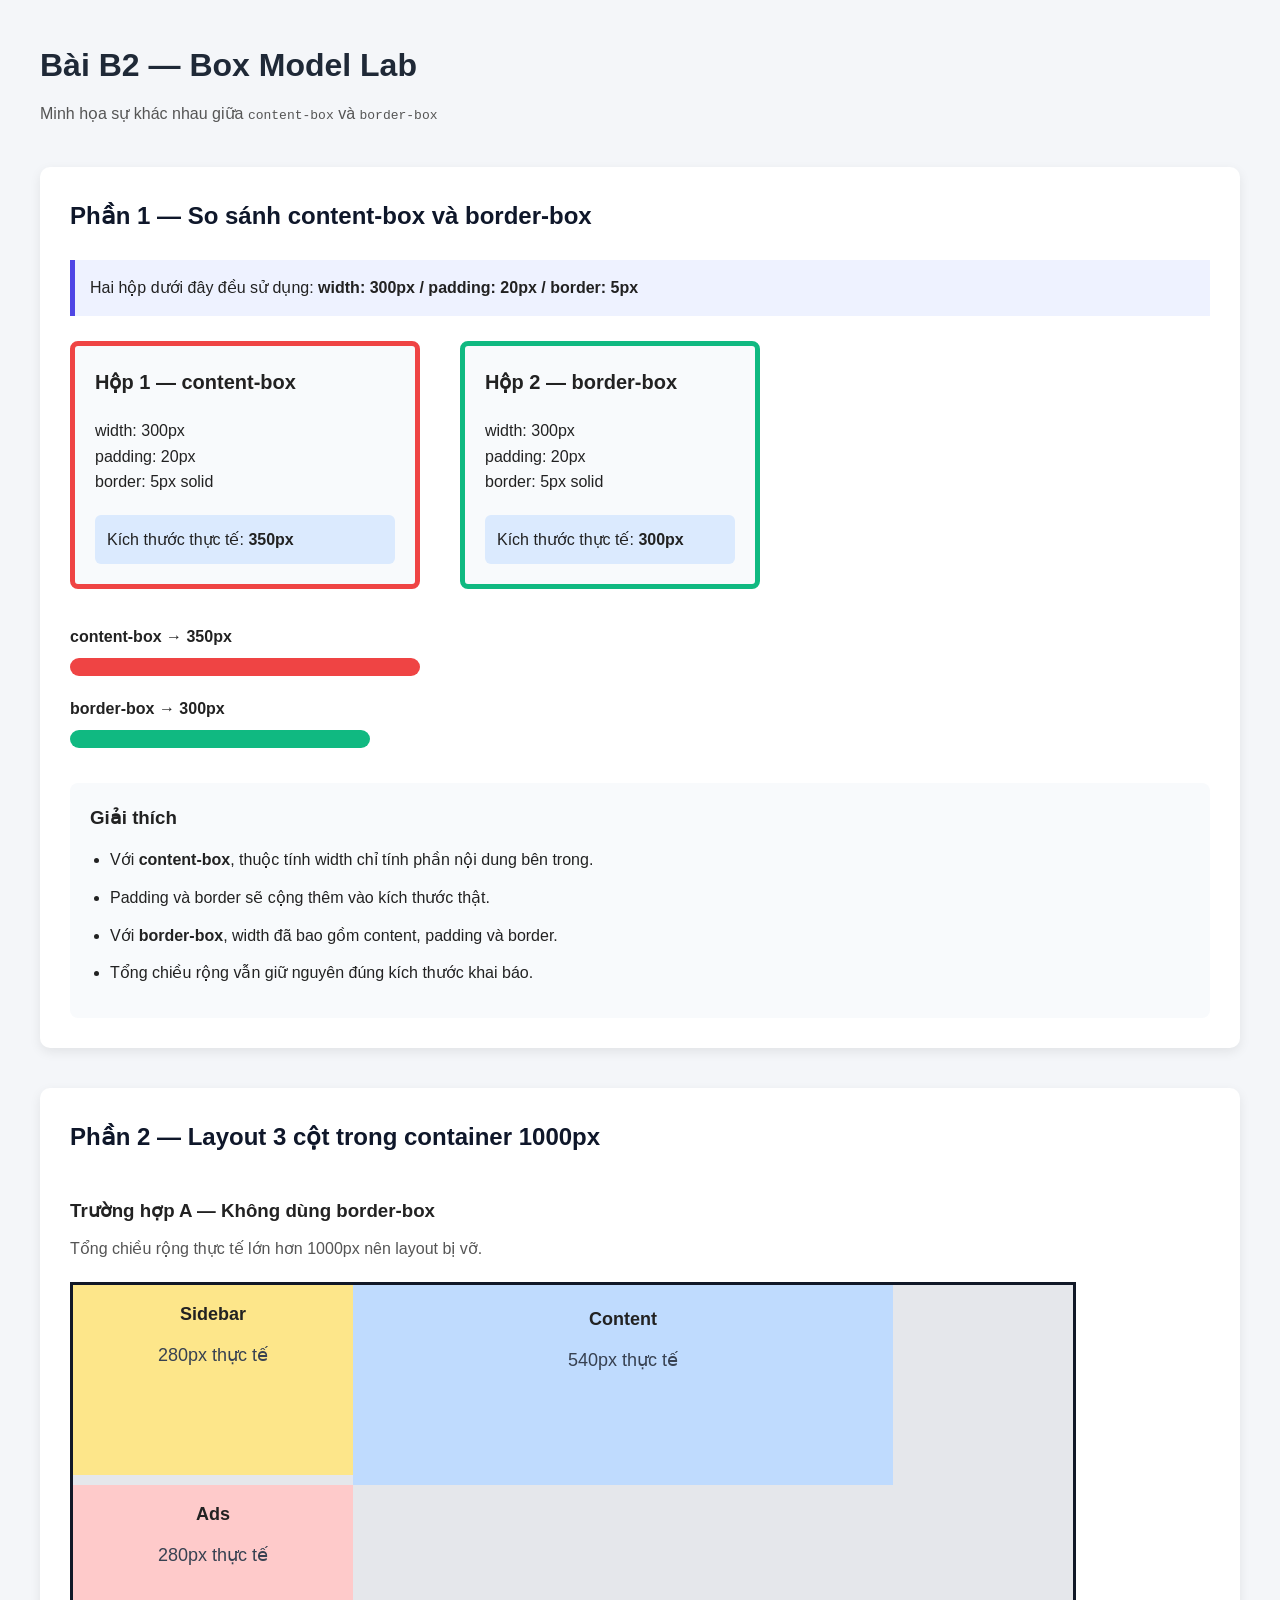
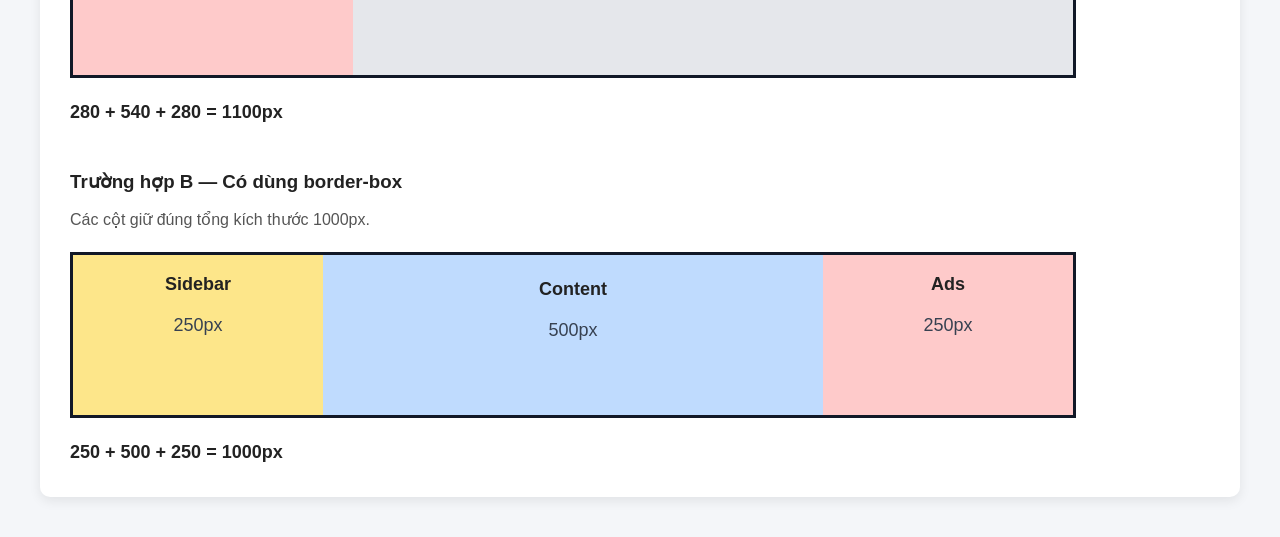
<file: PBT_03/boxmodel_lab.html>
<!doctype html>
<html lang="vi">
  <head>
    <meta charset="UTF-8" />
    <meta name="viewport" content="width=device-width, initial-scale=1.0" />

    <title>Box Model Lab</title>

    <link rel="stylesheet" href="boxmodel.css" />
  </head>

  <body>
    <div class="page">
      <header class="top-header">
        <h1>Bài B2 — Box Model Lab</h1>

        <p>
          Minh họa sự khác nhau giữa
          <code>content-box</code>
          và
          <code>border-box</code>
        </p>
      </header>

      <section class="section-card">
        <div class="section-title">
          <h2>Phần 1 — So sánh content-box và border-box</h2>
        </div>

        <div class="intro-text">
          Hai hộp dưới đây đều sử dụng:
          <strong> width: 300px / padding: 20px / border: 5px </strong>
        </div>

        <div class="compare-area">
          <div class="sample-box content-demo">
            <div class="label-box">Hộp 1 — content-box</div>

            <div class="detail-box">
              <p>width: 300px</p>
              <p>padding: 20px</p>
              <p>border: 5px solid</p>
            </div>

            <div class="result-box">
              Kích thước thực tế:
              <strong>350px</strong>
            </div>
          </div>

          <div class="sample-box border-demo">
            <div class="label-box">Hộp 2 — border-box</div>

            <div class="detail-box">
              <p>width: 300px</p>
              <p>padding: 20px</p>
              <p>border: 5px solid</p>
            </div>

            <div class="result-box">
              Kích thước thực tế:
              <strong>300px</strong>
            </div>
          </div>
        </div>

        <div class="measure-panel">
          <div class="measure-item">
            <span>content-box → 350px</span>
            <div class="measure-line line-large"></div>
          </div>

          <div class="measure-item">
            <span>border-box → 300px</span>
            <div class="measure-line line-small"></div>
          </div>
        </div>

        <div class="explain-wrapper">
          <h3>Giải thích</h3>

          <ul>
            <li>
              Với <strong>content-box</strong>, thuộc tính width chỉ tính phần
              nội dung bên trong.
            </li>

            <li>Padding và border sẽ cộng thêm vào kích thước thật.</li>

            <li>
              Với <strong>border-box</strong>, width đã bao gồm content, padding
              và border.
            </li>

            <li>Tổng chiều rộng vẫn giữ nguyên đúng kích thước khai báo.</li>
          </ul>
        </div>
      </section>

      <section class="section-card">
        <div class="section-title">
          <h2>Phần 2 — Layout 3 cột trong container 1000px</h2>
        </div>

        <div class="layout-demo broken-case">
          <h3>Trường hợp A — Không dùng border-box</h3>

          <p class="case-description">
            Tổng chiều rộng thực tế lớn hơn 1000px nên layout bị vỡ.
          </p>

          <div class="layout-container bad-layout">
            <aside class="layout-box sidebar-box">
              <strong>Sidebar</strong>
              <span>280px thực tế</span>
            </aside>

            <main class="layout-box content-box-main">
              <strong>Content</strong>
              <span>540px thực tế</span>
            </main>

            <aside class="layout-box ads-box">
              <strong>Ads</strong>
              <span>280px thực tế</span>
            </aside>
          </div>

          <div class="calc-box">280 + 540 + 280 = <strong>1100px</strong></div>
        </div>

        <div class="layout-demo fixed-case">
          <h3>Trường hợp B — Có dùng border-box</h3>

          <p class="case-description">
            Các cột giữ đúng tổng kích thước 1000px.
          </p>

          <div class="layout-container good-layout">
            <aside class="layout-box sidebar-box fixed">
              <strong>Sidebar</strong>
              <span>250px</span>
            </aside>

            <main class="layout-box content-box-main fixed">
              <strong>Content</strong>
              <span>500px</span>
            </main>

            <aside class="layout-box ads-box fixed">
              <strong>Ads</strong>
              <span>250px</span>
            </aside>
          </div>

          <div class="calc-box">250 + 500 + 250 = <strong>1000px</strong></div>
        </div>
      </section>
    </div>
  </body>
</html>
</file>
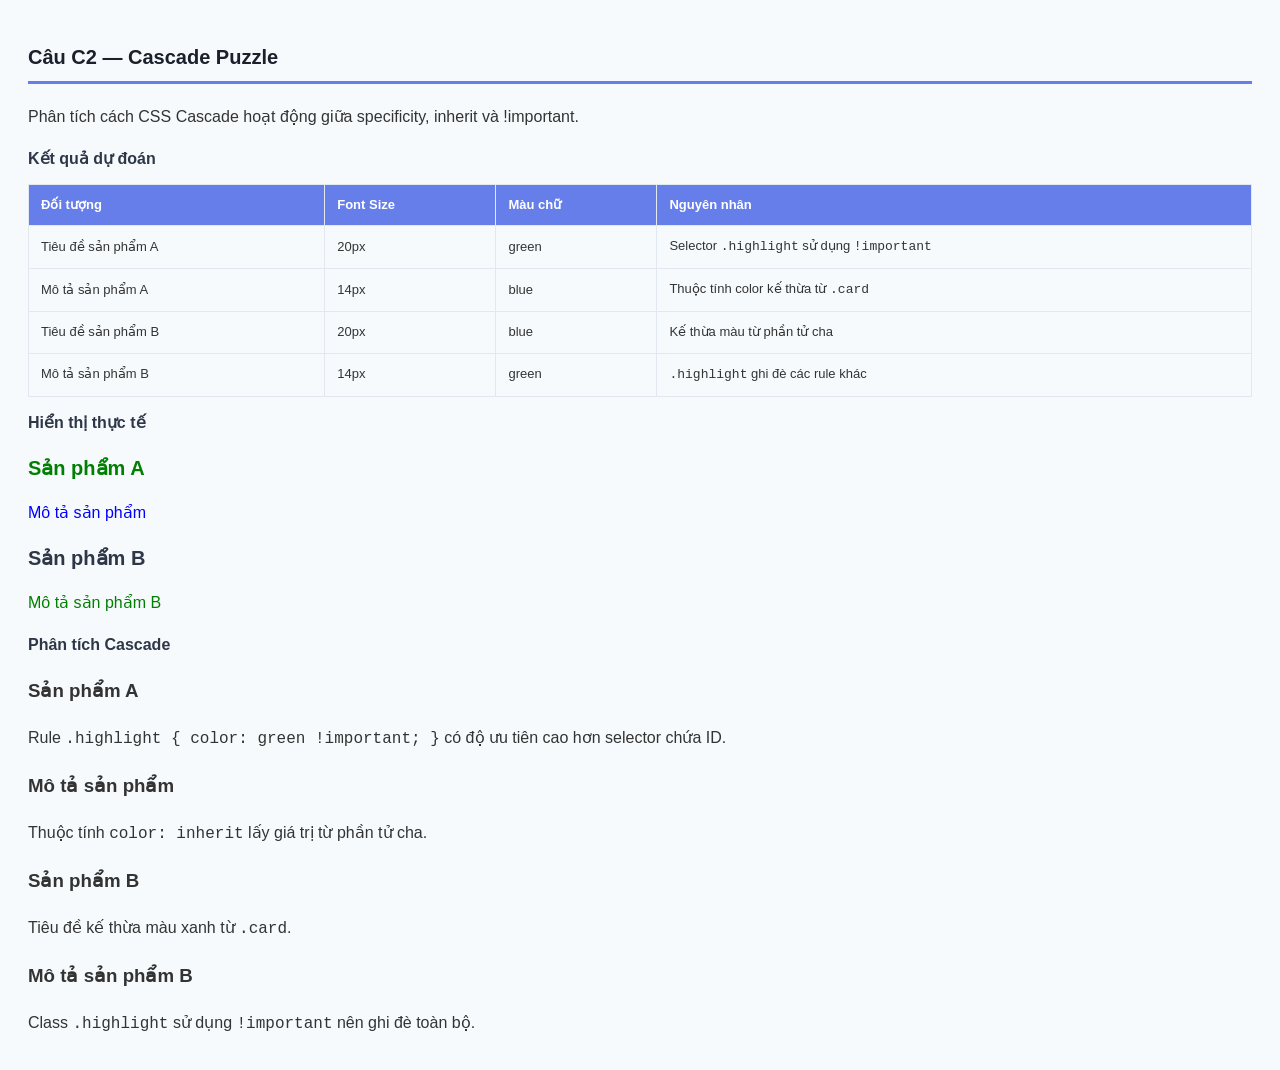
<file: PBT_03/cascade_test.html>
<!doctype html>
<html lang="vi">
  <head>
    <meta charset="UTF-8" />
    <meta name="viewport" content="width=device-width, initial-scale=1.0" />
    <title>CSS Cascade Lab</title>

    <link rel="stylesheet" href="cascade.css" />
  </head>

  <body>
    <main class="page-wrapper">
      <header class="page-header">
        <h1>Câu C2 — Cascade Puzzle</h1>

        <p>
          Phân tích cách CSS Cascade hoạt động giữa specificity, inherit và
          !important.
        </p>
      </header>

      <section class="result-section">
        <div class="section-head">
          <h2>Kết quả dự đoán</h2>
        </div>

        <div class="table-box">
          <table>
            <thead>
              <tr>
                <th>Đối tượng</th>
                <th>Font Size</th>
                <th>Màu chữ</th>
                <th>Nguyên nhân</th>
              </tr>
            </thead>

            <tbody>
              <tr>
                <td>Tiêu đề sản phẩm A</td>
                <td>20px</td>
                <td class="green-text">green</td>
                <td>
                  Selector <code>.highlight</code> sử dụng
                  <code>!important</code>
                </td>
              </tr>

              <tr>
                <td>Mô tả sản phẩm A</td>
                <td>14px</td>
                <td class="blue-text">blue</td>
                <td>
                  Thuộc tính color kế thừa từ
                  <code>.card</code>
                </td>
              </tr>

              <tr>
                <td>Tiêu đề sản phẩm B</td>
                <td>20px</td>
                <td class="blue-text">blue</td>
                <td>Kế thừa màu từ phần tử cha</td>
              </tr>

              <tr>
                <td>Mô tả sản phẩm B</td>
                <td>14px</td>
                <td class="green-text">green</td>
                <td>
                  <code>.highlight</code>
                  ghi đè các rule khác
                </td>
              </tr>
            </tbody>
          </table>
        </div>
      </section>

      <section class="preview-section">
        <div class="section-head">
          <h2>Hiển thị thực tế</h2>
        </div>

        <div class="card-layout">
          <article class="card" id="featured">
            <h2 class="title highlight">Sản phẩm A</h2>

            <p>Mô tả sản phẩm</p>
          </article>

          <article class="card">
            <h2 class="title">Sản phẩm B</h2>

            <p class="highlight">Mô tả sản phẩm B</p>
          </article>
        </div>
      </section>

      <section class="explain-section">
        <div class="section-head">
          <h2>Phân tích Cascade</h2>
        </div>

        <div class="explain-list">
          <div class="explain-item">
            <h3>Sản phẩm A</h3>

            <p>
              Rule
              <code>.highlight { color: green !important; }</code>
              có độ ưu tiên cao hơn selector chứa ID.
            </p>
          </div>

          <div class="explain-item">
            <h3>Mô tả sản phẩm</h3>

            <p>
              Thuộc tính
              <code>color: inherit</code>
              lấy giá trị từ phần tử cha.
            </p>
          </div>

          <div class="explain-item">
            <h3>Sản phẩm B</h3>

            <p>
              Tiêu đề kế thừa màu xanh từ
              <code>.card</code>.
            </p>
          </div>

          <div class="explain-item">
            <h3>Mô tả sản phẩm B</h3>

            <p>
              Class
              <code>.highlight</code>
              sử dụng
              <code>!important</code>
              nên ghi đè toàn bộ.
            </p>
          </div>
        </div>
      </section>
    </main>
  </body>
</html>
</file>
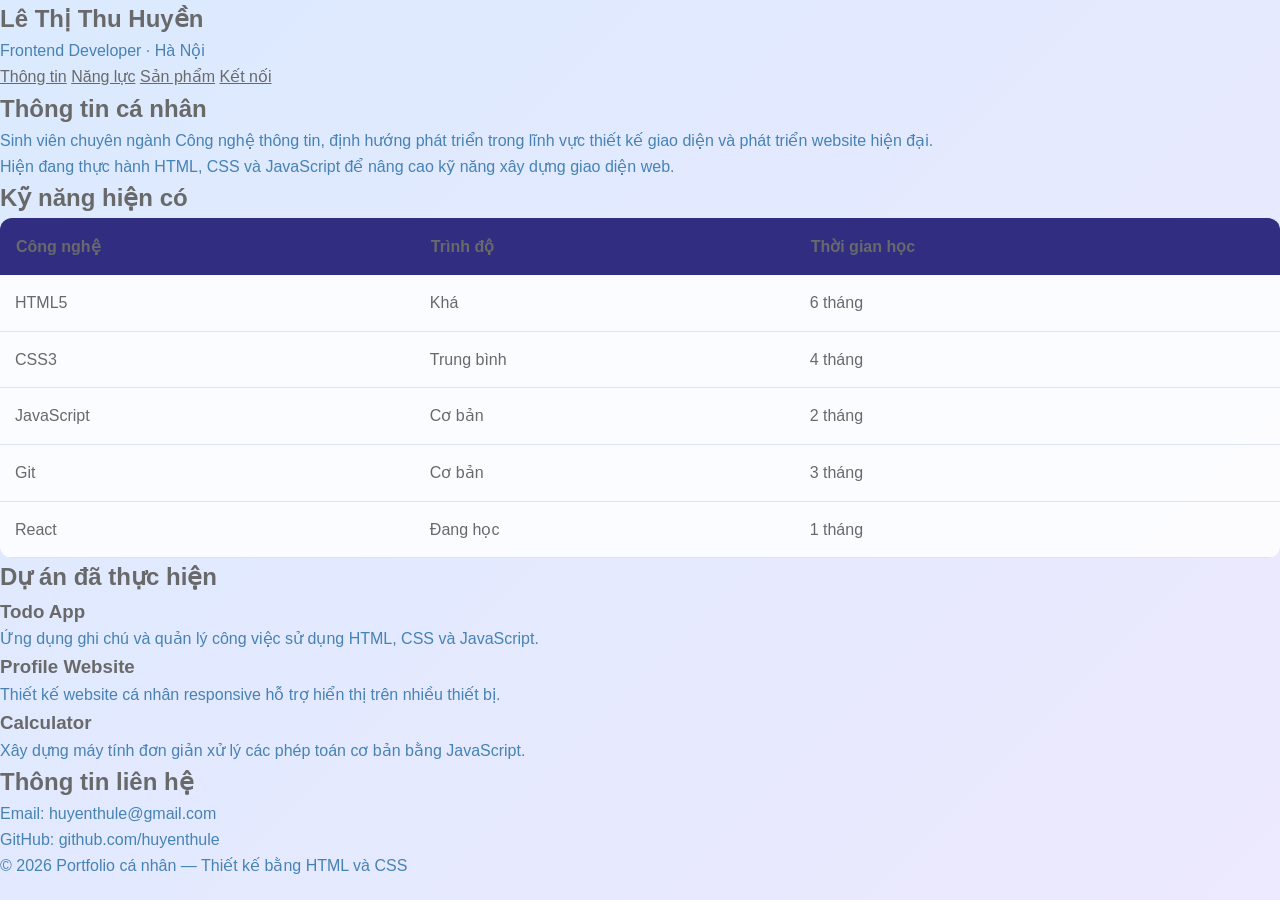
<file: PBT_03/profile.html>
<!doctype html>
<html lang="vi">
  <head>
    <meta charset="UTF-8" />
    <meta name="viewport" content="width=device-width, initial-scale=1.0" />
    <title>Portfolio Cá Nhân</title>

    <link rel="stylesheet" href="style.css" />
  </head>

  <body>
    <div class="website">
      <section class="hero-section">
        <div class="hero-content">
          <h1 class="profile-name">Lê Thị Thu Huyền</h1>

          <p class="career-text">Frontend Developer · Hà Nội</p>

          <div class="menu-links">
            <a href="#intro">Thông tin</a>
            <a href="#ability">Năng lực</a>
            <a href="#work">Sản phẩm</a>
            <a href="#connect">Kết nối</a>
          </div>
        </div>
      </section>

      <div class="content-wrapper">
        <section class="content-block" id="intro">
          <div class="block-header">
            <h2>Thông tin cá nhân</h2>
          </div>

          <div class="block-content">
            <p>
              Sinh viên chuyên ngành Công nghệ thông tin, định hướng phát triển
              trong lĩnh vực thiết kế giao diện và phát triển website hiện đại.
            </p>

            <p>
              Hiện đang thực hành HTML, CSS và JavaScript để nâng cao kỹ năng
              xây dựng giao diện web.
            </p>
          </div>
        </section>

        <section class="content-block" id="ability">
          <div class="block-header">
            <h2>Kỹ năng hiện có</h2>
          </div>

          <div class="table-wrapper">
            <table>
              <thead>
                <tr>
                  <th>Công nghệ</th>
                  <th>Trình độ</th>
                  <th>Thời gian học</th>
                </tr>
              </thead>

              <tbody>
                <tr>
                  <td>HTML5</td>
                  <td>Khá</td>
                  <td>6 tháng</td>
                </tr>

                <tr>
                  <td>CSS3</td>
                  <td>Trung bình</td>
                  <td>4 tháng</td>
                </tr>

                <tr>
                  <td>JavaScript</td>
                  <td>Cơ bản</td>
                  <td>2 tháng</td>
                </tr>

                <tr>
                  <td>Git</td>
                  <td>Cơ bản</td>
                  <td>3 tháng</td>
                </tr>

                <tr>
                  <td>React</td>
                  <td>Đang học</td>
                  <td>1 tháng</td>
                </tr>
              </tbody>
            </table>
          </div>
        </section>

        <section class="content-block" id="work">
          <div class="block-header">
            <h2>Dự án đã thực hiện</h2>
          </div>

          <div class="project-area">
            <div class="project-card">
              <h3>Todo App</h3>

              <p>
                Ứng dụng ghi chú và quản lý công việc sử dụng HTML, CSS và
                JavaScript.
              </p>
            </div>

            <div class="project-card">
              <h3>Profile Website</h3>

              <p>
                Thiết kế website cá nhân responsive hỗ trợ hiển thị trên nhiều
                thiết bị.
              </p>
            </div>

            <div class="project-card">
              <h3>Calculator</h3>

              <p>
                Xây dựng máy tính đơn giản xử lý các phép toán cơ bản bằng
                JavaScript.
              </p>
            </div>
          </div>
        </section>

        <section class="content-block" id="connect">
          <div class="block-header">
            <h2>Thông tin liên hệ</h2>
          </div>

          <div class="contact-list">
            <p>Email: huyenthule@gmail.com</p>

            <p>GitHub: github.com/huyenthule</p>
          </div>
        </section>
      </div>

      <footer class="footer-area">
        <p>© 2026 Portfolio cá nhân — Thiết kế bằng HTML và CSS</p>
      </footer>
    </div>
  </body>
</html>
</file>
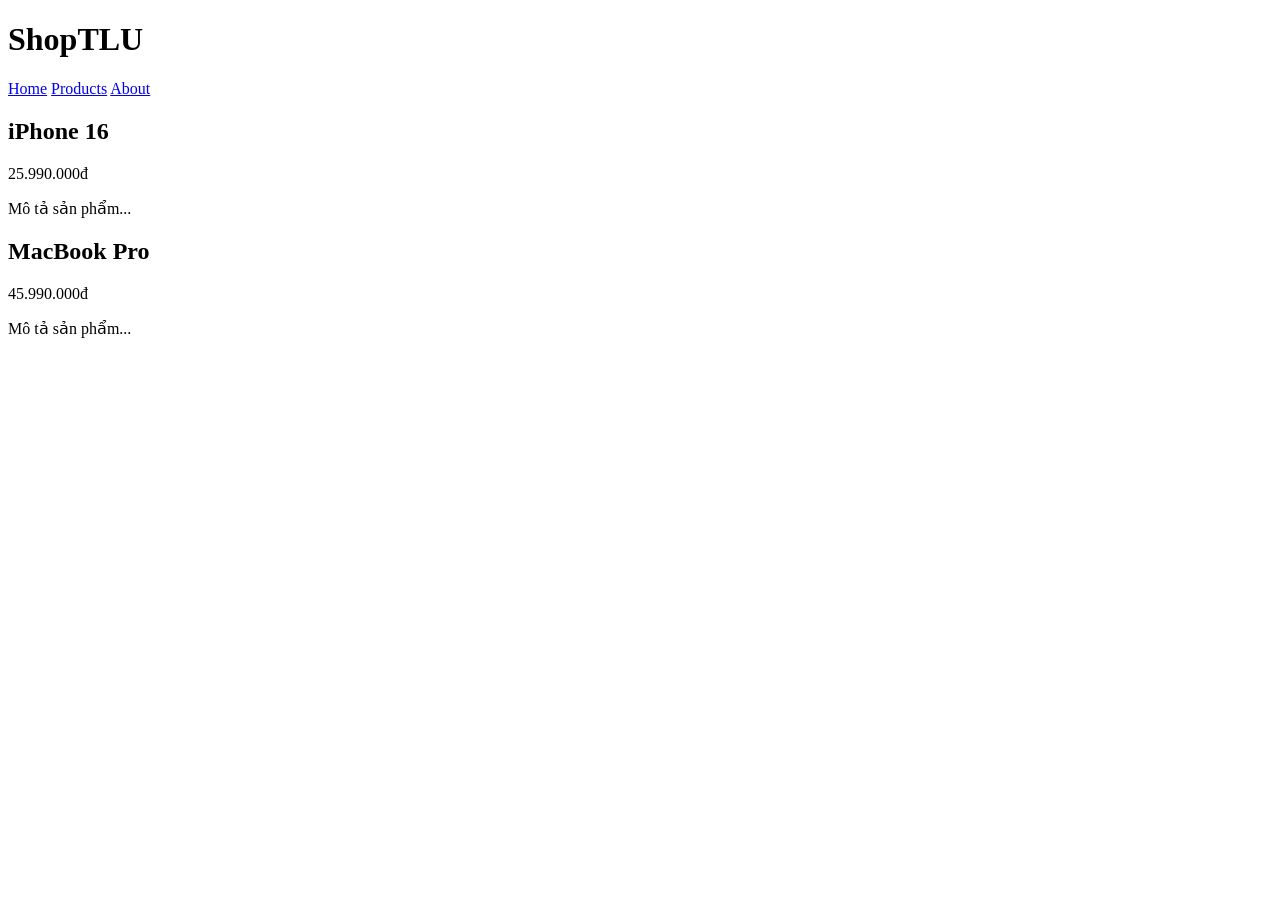
<file: PBT_03/selectors_test.html>
<!DOCTYPE html>
<html lang="en">
<head>
    <meta charset="UTF-8">
    <meta name="viewport" content="width=device-width, initial-scale=1.0">
    <title>Document</title>
</head>
<body>
  <div id="app">
    <header class="top-bar dark">
        <h1>ShopTLU</h1>
        <nav>
            <a href="/" class="active">Home</a>
            <a href="/products">Products</a>
            <a href="/about">About</a>
        </nav>
    </header>
    <main>
        <article class="product">
            <h2>iPhone 16</h2>
            <p class="price">25.990.000đ</p>
            <p>Mô tả sản phẩm...</p>
        </article>
        <article class="product featured">
            <h2>MacBook Pro</h2>
            <p class="price">45.990.000đ</p>
            <p>Mô tả sản phẩm...</p>
        </article>
    </main>
</div>
</body>
</html>
</file>
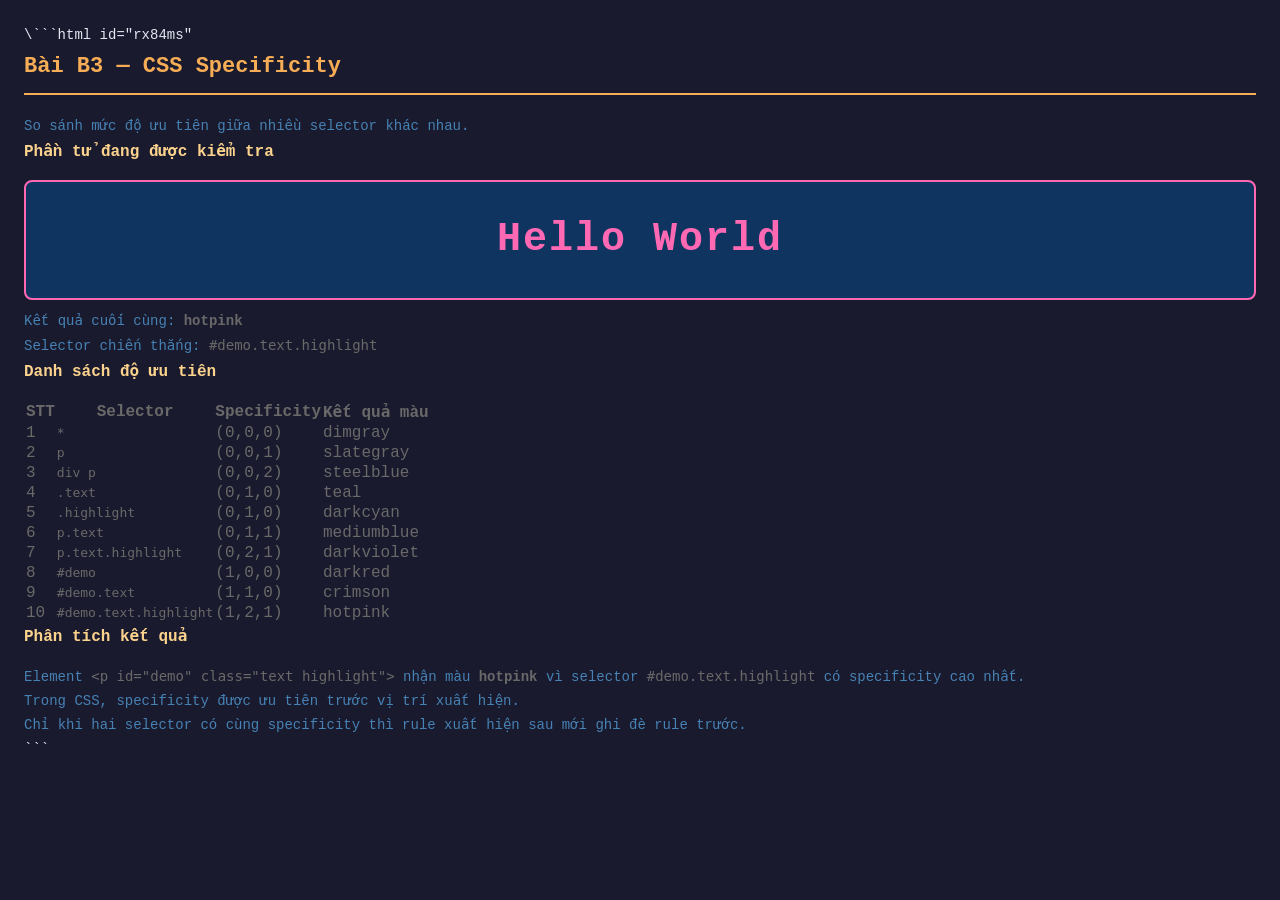
<file: PBT_03/specificity.html>
\```html id="rx84ms"
<!doctype html>
<html lang="vi">
  <head>
    <meta charset="UTF-8" />
    <meta name="viewport" content="width=device-width, initial-scale=1.0" />
    <title>CSS Priority Test</title>

    <link rel="stylesheet" href="specificity.css" />
  </head>

  <body>
    <div class="page-container">
      <header class="top-area">
        <h1>Bài B3 — CSS Specificity</h1>

        <p>So sánh mức độ ưu tiên giữa nhiều selector khác nhau.</p>
      </header>

      <section class="card-area">
        <div class="section-title">
          <h2>Phần tử đang được kiểm tra</h2>
        </div>

        <div class="preview-box">
          <p id="demo" class="text highlight">Hello World</p>
        </div>

        <div class="status-box">
          <p>
            Kết quả cuối cùng:
            <strong class="pink-text">hotpink</strong>
          </p>

          <p>
            Selector chiến thắng:
            <code>#demo.text.highlight</code>
          </p>
        </div>
      </section>

      <section class="card-area">
        <div class="section-title">
          <h2>Danh sách độ ưu tiên</h2>
        </div>

        <div class="table-wrapper">
          <table>
            <thead>
              <tr>
                <th>STT</th>
                <th>Selector</th>
                <th>Specificity</th>
                <th>Kết quả màu</th>
              </tr>
            </thead>

            <tbody>
              <tr>
                <td>1</td>
                <td><code>*</code></td>
                <td>(0,0,0)</td>
                <td class="dimgray-color">dimgray</td>
              </tr>

              <tr>
                <td>2</td>
                <td><code>p</code></td>
                <td>(0,0,1)</td>
                <td class="slategray-color">slategray</td>
              </tr>

              <tr>
                <td>3</td>
                <td><code>div p</code></td>
                <td>(0,0,2)</td>
                <td class="steelblue-color">steelblue</td>
              </tr>

              <tr>
                <td>4</td>
                <td><code>.text</code></td>
                <td>(0,1,0)</td>
                <td class="teal-color">teal</td>
              </tr>

              <tr>
                <td>5</td>
                <td><code>.highlight</code></td>
                <td>(0,1,0)</td>
                <td class="cyan-color">darkcyan</td>
              </tr>

              <tr>
                <td>6</td>
                <td><code>p.text</code></td>
                <td>(0,1,1)</td>
                <td class="blue-color">mediumblue</td>
              </tr>

              <tr>
                <td>7</td>
                <td><code>p.text.highlight</code></td>
                <td>(0,2,1)</td>
                <td class="violet-color">darkviolet</td>
              </tr>

              <tr>
                <td>8</td>
                <td><code>#demo</code></td>
                <td>(1,0,0)</td>
                <td class="red-color">darkred</td>
              </tr>

              <tr>
                <td>9</td>
                <td><code>#demo.text</code></td>
                <td>(1,1,0)</td>
                <td class="crimson-color">crimson</td>
              </tr>

              <tr class="winner-line">
                <td>10</td>

                <td>
                  <code>#demo.text.highlight</code>
                </td>

                <td>(1,2,1)</td>

                <td class="pink-color">hotpink</td>
              </tr>
            </tbody>
          </table>
        </div>
      </section>

      <section class="card-area">
        <div class="section-title">
          <h2>Phân tích kết quả</h2>
        </div>

        <div class="analysis-content">
          <p>
            Element
            <code>&lt;p id="demo" class="text highlight"&gt;</code>
            nhận màu
            <strong class="pink-text">hotpink</strong>
            vì selector
            <code>#demo.text.highlight</code>
            có specificity cao nhất.
          </p>

          <p>Trong CSS, specificity được ưu tiên trước vị trí xuất hiện.</p>

          <p>
            Chỉ khi hai selector có cùng specificity thì rule xuất hiện sau mới
            ghi đè rule trước.
          </p>
        </div>
      </section>
    </div>
  </body>
</html>
```
</file>
<file: PBT_03/boxmodel.css>
* {
  margin: 0;
  padding: 0;
}

body {
  background: #f4f6f9;
  font-family: Arial, Helvetica, sans-serif;
  color: #222;
  line-height: 1.6;
}

.page {
  width: 1200px;
  margin: 40px auto;
}

.top-header {
  margin-bottom: 40px;
}

.top-header h1 {
  margin-bottom: 10px;
  color: #1f2937;
}

.top-header p {
  color: #555;
}

.section-card {
  background: white;
  border-radius: 10px;
  padding: 30px;
  margin-bottom: 40px;
  box-shadow: 0 4px 12px rgba(0, 0, 0, 0.08);
}

.section-title {
  margin-bottom: 25px;
}

.section-title h2 {
  color: #0f172a;
}

.intro-text {
  margin-bottom: 25px;
  background: #eef2ff;
  padding: 15px;
  border-left: 5px solid #4f46e5;
}

.compare-area {
  display: flex;
  gap: 40px;
  margin-bottom: 35px;
}

.sample-box {
  background: #f8fafc;
  border-radius: 8px;
}

.label-box {
  font-size: 20px;
  font-weight: bold;
  margin-bottom: 20px;
}

.detail-box {
  margin-bottom: 20px;
}

.result-box {
  background: #dbeafe;
  padding: 12px;
  border-radius: 6px;
}

.content-demo {
  width: 300px;
  padding: 20px;
  border: 5px solid #ef4444;

  box-sizing: content-box;
}

.border-demo {
  width: 300px;
  padding: 20px;
  border: 5px solid #10b981;

  box-sizing: border-box;
}

.measure-panel {
  margin-bottom: 35px;
}

.measure-item {
  margin-bottom: 20px;
}

.measure-item span {
  display: block;
  margin-bottom: 8px;
  font-weight: bold;
}

.measure-line {
  height: 18px;
  border-radius: 20px;
}

.line-large {
  width: 350px;
  background: #ef4444;
}

.line-small {
  width: 300px;
  background: #10b981;
}

.explain-wrapper {
  background: #f8fafc;
  padding: 20px;
  border-radius: 8px;
}

.explain-wrapper h3 {
  margin-bottom: 15px;
}

.explain-wrapper ul {
  padding-left: 20px;
}

.explain-wrapper li {
  margin-bottom: 12px;
}

.layout-demo {
  margin-top: 40px;
}

.layout-demo h3 {
  margin-bottom: 10px;
}

.case-description {
  margin-bottom: 20px;
  color: #555;
}

.layout-container {
  width: 1000px;
  border: 3px solid #111827;
  background: #e5e7eb;
  margin-bottom: 20px;
  overflow: hidden;
}

.layout-box {
  float: left;
  min-height: 160px;
  padding-top: 30px;
  text-align: center;
  font-size: 18px;
}

.layout-box strong {
  display: block;
  margin-bottom: 12px;
}

.layout-box span {
  color: #374151;
}

.bad-layout .sidebar-box {
  width: 250px;
  padding: 15px;
  background: #fde68a;

  box-sizing: content-box;
}

.bad-layout .content-box-main {
  width: 500px;
  padding: 20px;
  background: #bfdbfe;

  box-sizing: content-box;
}

.bad-layout .ads-box {
  width: 250px;
  padding: 15px;
  background: #fecaca;

  box-sizing: content-box;
}

.good-layout .fixed {
  box-sizing: border-box;
}

.good-layout .sidebar-box {
  width: 250px;
  padding: 15px;
  background: #fde68a;
}

.good-layout .content-box-main {
  width: 500px;
  padding: 20px;
  background: #bfdbfe;
}

.good-layout .ads-box {
  width: 250px;
  padding: 15px;
  background: #fecaca;
}

.calc-box {
  font-size: 18px;
  font-weight: bold;
}
</file>
<file: PBT_03/cascade.css>
body { font-size: 16px; color: #333; }
.container { font-size: 14px; }
.card { color: blue; }
.card .title { font-size: 20px; }
.card p { color: inherit; }
#featured .title { color: red; }
.highlight { color: green !important; }


body {
    font-family: 'Segoe UI', sans-serif;
    background: #f7fafc;
    padding: 20px;
    line-height: 1.6;
}

h1 {
    font-size: 20px;
    color: #1a202c;
    margin-bottom: 20px;
    border-bottom: 3px solid #667eea;
    padding-bottom: 8px;
}

h2 {
    font-size: 16px;
    color: #2d3748;
    margin-bottom: 12px;
}

.prediction-table,
.verification,
.annotations {
    background: white;
    border: 1px solid #e2e8f0;
    border-radius: 8px;
    padding: 20px;
    margin-bottom: 24px;
}

/* Table dự đoán */
table {
    width: 100%;
    border-collapse: collapse;
    font-size: 13px;
}

th, td {
    padding: 10px 12px;
    border: 1px solid #e2e8f0;
    text-align: left;
}

thead tr {
    background: #667eea;
    color: white;
}

tbody tr:nth-child(even) {
    background: #f7fafc;
}

/* Container kiểm chứng */
.verification .container {
    background: white;
    padding: 20px;
    border: 2px solid #e2e8f0;
    border-radius: 6px;
}

.verification .card {
    border: 1px solid #cbd5e0;
    border-radius: 6px;
    padding: 16px;
    margin-bottom: 16px;
    background: #fafafa;
}

.verification .card:last-child {
    margin-bottom: 0;
}

/* Annotations */
.annotations ul {
    padding-left: 20px;
}

.annotations li {
    margin-bottom: 12px;
    font-size: 14px;
    color: #4a5568;
    line-height: 1.6;
}
</file>
<file: PBT_03/style.css>
* {
  margin: 0;
  padding: 0;
  box-sizing: border-box;
}

body {
  background: linear-gradient(135deg, #dbeafe, #ede9fe);
  font-family: Arial, Helvetica, sans-serif;
  color: #1f2937;
  line-height: 1.6;
  min-height: 100vh;
}

.page-container {
  width: 1200px;
  margin: 40px auto;
}

.top-area {
  margin-bottom: 35px;
  text-align: center;
}

.top-area h1 {
  font-size: 42px;
  margin-bottom: 12px;
  color: #111827;
}

.top-area p {
  font-size: 18px;
  color: #4b5563;
}

.card-area {
  background: rgba(255, 255, 255, 0.92);
  border-radius: 18px;
  padding: 35px;
  margin-bottom: 35px;
  box-shadow: 0 10px 25px rgba(0, 0, 0, 0.08);
  backdrop-filter: blur(4px);
}

.section-title {
  margin-bottom: 25px;
}

.section-title h2 {
  font-size: 28px;
  color: #1e293b;
}

.preview-box {
  background: #f8fafc;
  border: 2px dashed #94a3b8;
  border-radius: 12px;
  padding: 45px;
  text-align: center;
  margin-bottom: 25px;
}

#demo {
  font-size: 38px;
  font-weight: bold;
}

.status-box {
  background: #eef2ff;
  border-left: 6px solid #6366f1;
  padding: 20px;
  border-radius: 10px;
}

.status-box p {
  margin-bottom: 10px;
}

.table-wrapper {
  overflow-x: auto;
}

table {
  width: 100%;
  border-collapse: collapse;
  overflow: hidden;
  border-radius: 12px;
}

thead {
  background: #312e81;
  color: white;
}

th {
  padding: 16px;
  text-align: left;
  font-size: 16px;
}

td {
  padding: 15px;
  border-bottom: 1px solid #dbe4f0;
  background: rgba(255, 255, 255, 0.85);
}

tbody tr:hover {
  background: #eef2ff;
  transition: 0.2s ease;
}

code {
  background: #e2e8f0;
  color: #111827;
  padding: 3px 8px;
  border-radius: 6px;
  font-size: 15px;
}

.winner-line td {
  background: #fdf2f8;
  font-weight: bold;
}

.analysis-content {
  background: #f8fafc;
  border-radius: 12px;
  padding: 25px;
}

.analysis-content p {
  margin-bottom: 16px;
}

.dimgray-color {
  color: dimgray;
  font-weight: bold;
}

.slategray-color {
  color: slategray;
  font-weight: bold;
}

.steelblue-color {
  color: steelblue;
  font-weight: bold;
}

.teal-color {
  color: teal;
  font-weight: bold;
}

.cyan-color {
  color: darkcyan;
  font-weight: bold;
}

.blue-color {
  color: mediumblue;
  font-weight: bold;
}

.violet-color {
  color: darkviolet;
  font-weight: bold;
}

.red-color {
  color: darkred;
  font-weight: bold;
}

.crimson-color {
  color: crimson;
  font-weight: bold;
}

.pink-color {
  color: hotpink;
  font-weight: bold;
}

.pink-text {
  color: hotpink;
}

* {
  color: dimgray;
}

p {
  color: slategray;
}

div p {
  color: steelblue;
}

.text {
  color: teal;
}

.highlight {
  color: darkcyan;
}

p.text {
  color: mediumblue;
}

p.text.highlight {
  color: darkviolet;
}

#demo {
  color: darkred;
}

#demo.text {
  color: crimson;
}

#demo.text.highlight {
  color: hotpink;
}
</file>
<file: PBT_03/specificity.css>
* { color: dimgray; }


p { color: slategray; }


div p { color: steelblue; }


.text { color: teal; }


.highlight { color: darkcyan; }


p.text { color: mediumblue; }


p.text.highlight { color: darkviolet; }

#demo { color: darkred; }


#demo.text { color: crimson; }

#demo.text.highlight { color: hotpink; }


* {
    box-sizing: border-box;
    margin: 0;
    padding: 0;
}

body {
    font-family: 'Courier New', monospace;
    background: #1a1a2e;
    color: #e2e8f0;
    padding: 24px;
    font-size: 14px;
    line-height: 1.7;
}

h1 {
    font-size: 22px;
    color: #f6ad55;
    margin-bottom: 20px;
    border-bottom: 2px solid #f6ad55;
    padding-bottom: 8px;
}

h2 {
    font-size: 16px;
    color: #fbd38d;
    margin-bottom: 14px;
}

.demo-box {
    background: #16213e;
    border: 1px solid #2d3748;
    border-radius: 8px;
    padding: 20px 24px;
    margin-bottom: 24px;
}


#demo {
    font-size: 40px;
    font-weight: 900;
    text-align: center;
    padding: 24px;
    background: #0f3460;
    border-radius: 8px;
    border: 2px solid hotpink;
    letter-spacing: 2px;
    margin: 10px 0;
}

.result-note {
    font-size: 13px;
    color: #a0aec0;
    margin-top: 8px;
    text-align: center;
}


.spec-table {
    width: 100%;
    border-collapse: collapse;
    font-size: 13px;
}

.spec-table th,
.spec-table td {
    padding: 10px 12px;
    border: 1px solid #2d3748;
    text-align: left;
}

.spec-table thead tr {
    background: #2d3748;
    color: #fbd38d;
}

.spec-table tbody tr:nth-child(even) {
    background: #1e2a3a;
}

.spec-table tbody tr:hover {
    background: #2a3f5a;
}

.winner-row {
    background: #2d1b33 !important;
    border: 2px solid hotpink !important;
}

.winner-row td {
    color: hotpink;
    font-weight: bold;
}

.swatch {
    display: inline-block;
    width: 14px;
    height: 14px;
    border-radius: 2px;
    vertical-align: middle;
    margin-right: 4px;
    border: 1px solid rgba(255,255,255,0.2);
}

.explanation p {
    margin-bottom: 8px;
    color: #cbd5e0;
}
</file>
